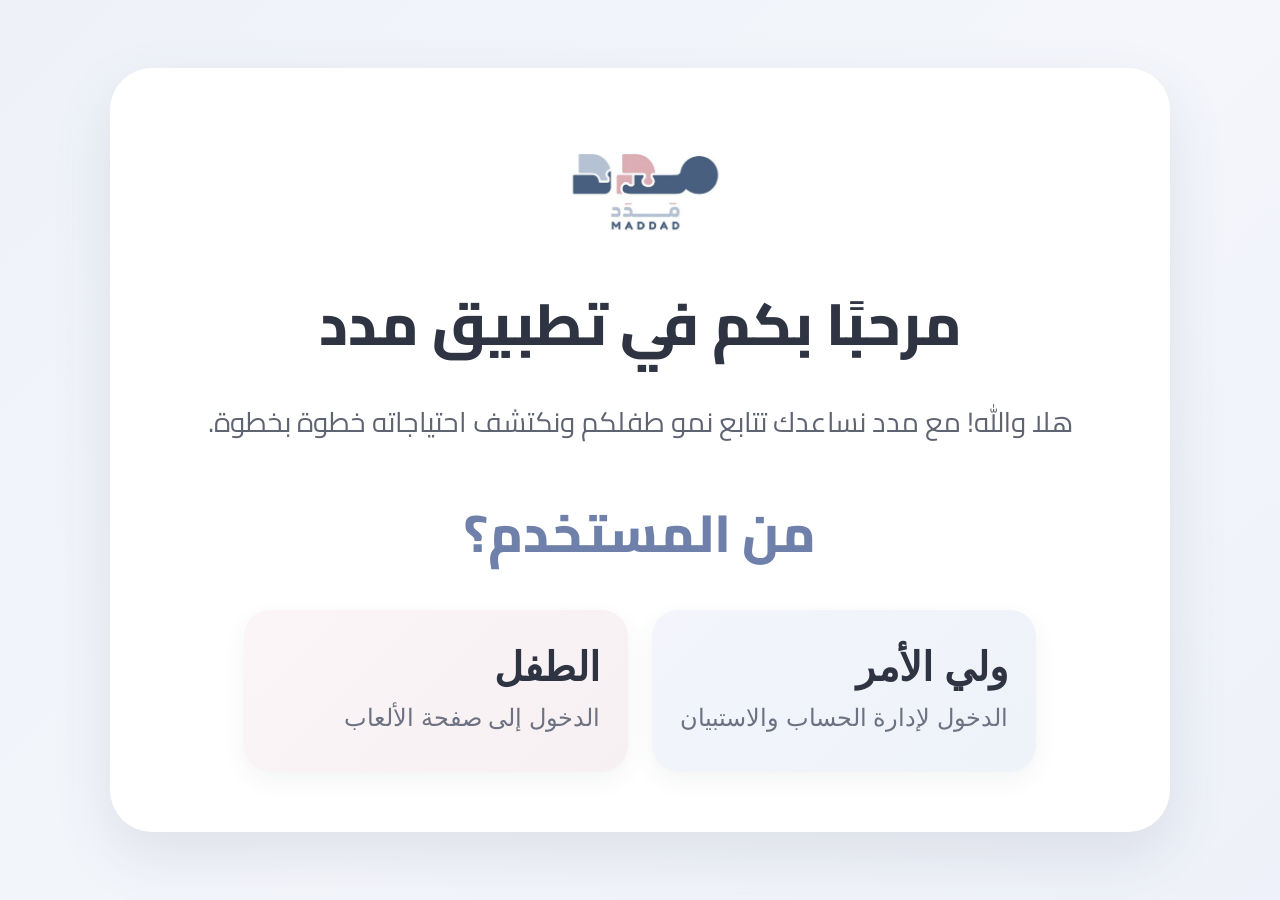
<file: index.html>
<!DOCTYPE html>
<html lang="ar" dir="rtl">
<head>
  <meta charset="UTF-8" />
  <meta name="viewport" content="width=device-width, initial-scale=1.0" />
  <title>مدد | MADDAD</title>
  <link rel="stylesheet" href="style.css" />
</head>
<body class="landing-body">

  <div class="landing-page">
    <div class="landing-card">
      <div class="landing-logo-wrap">
        <img src="logo.png" class="landing-logo" alt="شعار مدد" />
      </div>

      <h1 class="landing-title">مرحبًا بكم في تطبيق مدد</h1>
      <p class="landing-text">
        هلا والله! مع مدد نساعدك تتابع نمو طفلكم ونكتشف احتياجاته خطوة بخطوة.
      </p>

      <h2 class="landing-subtitle">من المستخدم؟</h2>

      <div class="landing-roles">
        <button class="landing-role-btn parent-btn" onclick="goParent()">
          <div class="landing-role-content">
            <h3>ولي الأمر</h3>
            <p>الدخول لإدارة الحساب والاستبيان</p>
          </div>
        </button>

        <button class="landing-role-btn child-btn" onclick="goChild()">
          <div class="landing-role-content">
            <h3>الطفل</h3>
            <p>الدخول إلى صفحة الألعاب</p>
          </div>
        </button>
      </div>
    </div>
  </div>

  <script src="script.js"></script>
</body>
</html>
</file>
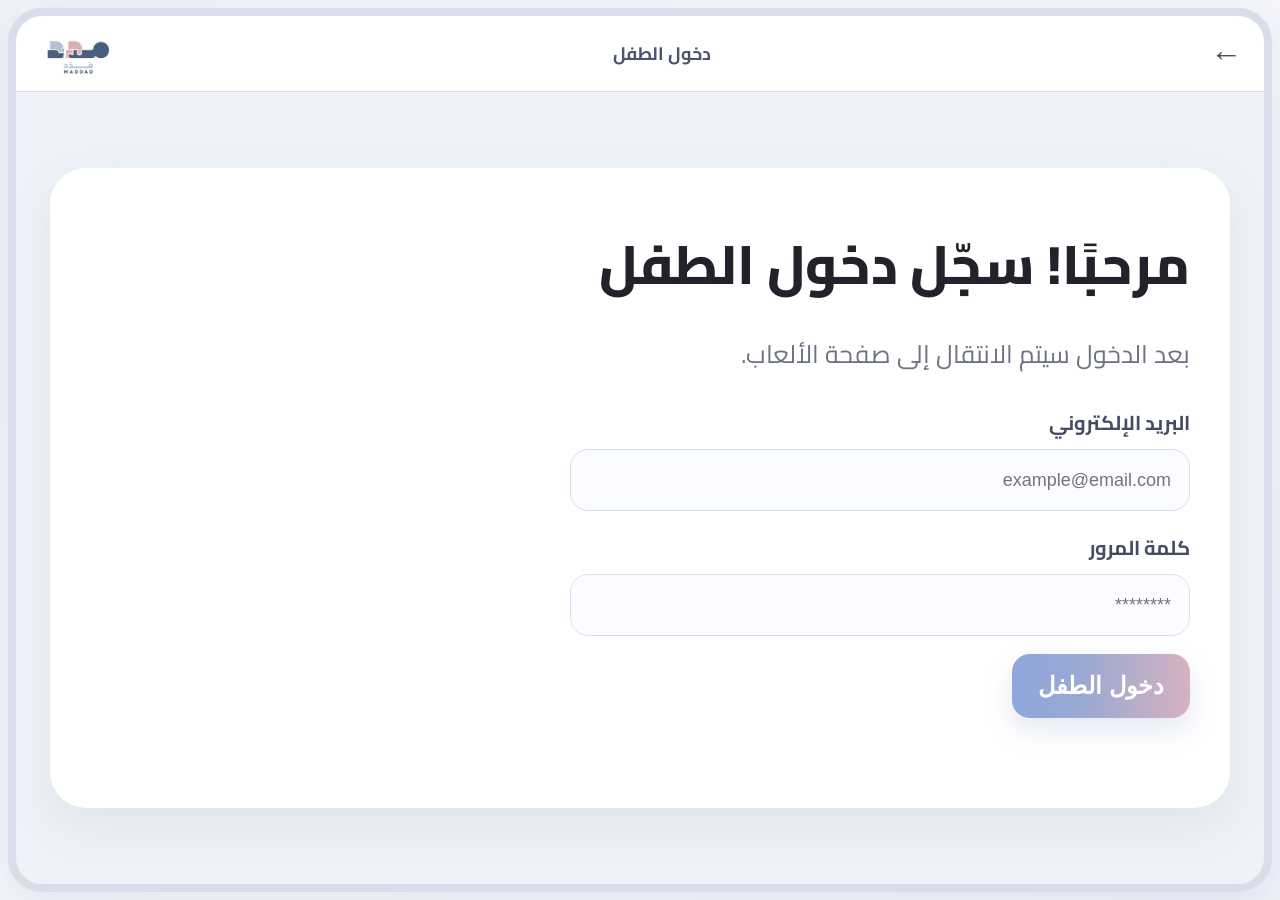
<file: child.html>
<!DOCTYPE html>
<html lang="ar" dir="rtl">
<head>
  <meta charset="UTF-8" />
  <meta name="viewport" content="width=device-width, initial-scale=1.0" />
  <title>مدد | دخول الطفل</title>
  <link rel="stylesheet" href="style.css" />
</head>
<body class="app-body">

  <div class="app-frame auth-frame">
    <header class="app-topbar">
      <div class="topbar-left">
        <button class="icon-btn" onclick="window.location.href='index.html'">←</button>
      </div>

      <div class="topbar-center">
        <span class="topbar-title">دخول الطفل</span>
      </div>

      <div class="topbar-right">
        <img src="logo.png" class="topbar-logo" alt="شعار مدد" />
      </div>
    </header>

    <main class="auth-main">
      <section class="auth-panel">
        <h1 class="panel-title">مرحبًا! سجّل دخول الطفل</h1>
        <p class="panel-text">
          بعد الدخول سيتم الانتقال إلى صفحة الألعاب.
        </p>

        <div class="field-group">
          <label>البريد الإلكتروني</label>
          <input type="email" id="childLoginEmail" placeholder="example@email.com" />
        </div>

        <div class="field-group">
          <label>كلمة المرور</label>
          <input type="password" id="childLoginPassword" placeholder="********" />
        </div>

        <button class="primary-btn" onclick="childLogin()">دخول الطفل</button>
      </section>
    </main>
  </div>

  <script src="script.js"></script>
</body>
</html>
</file>
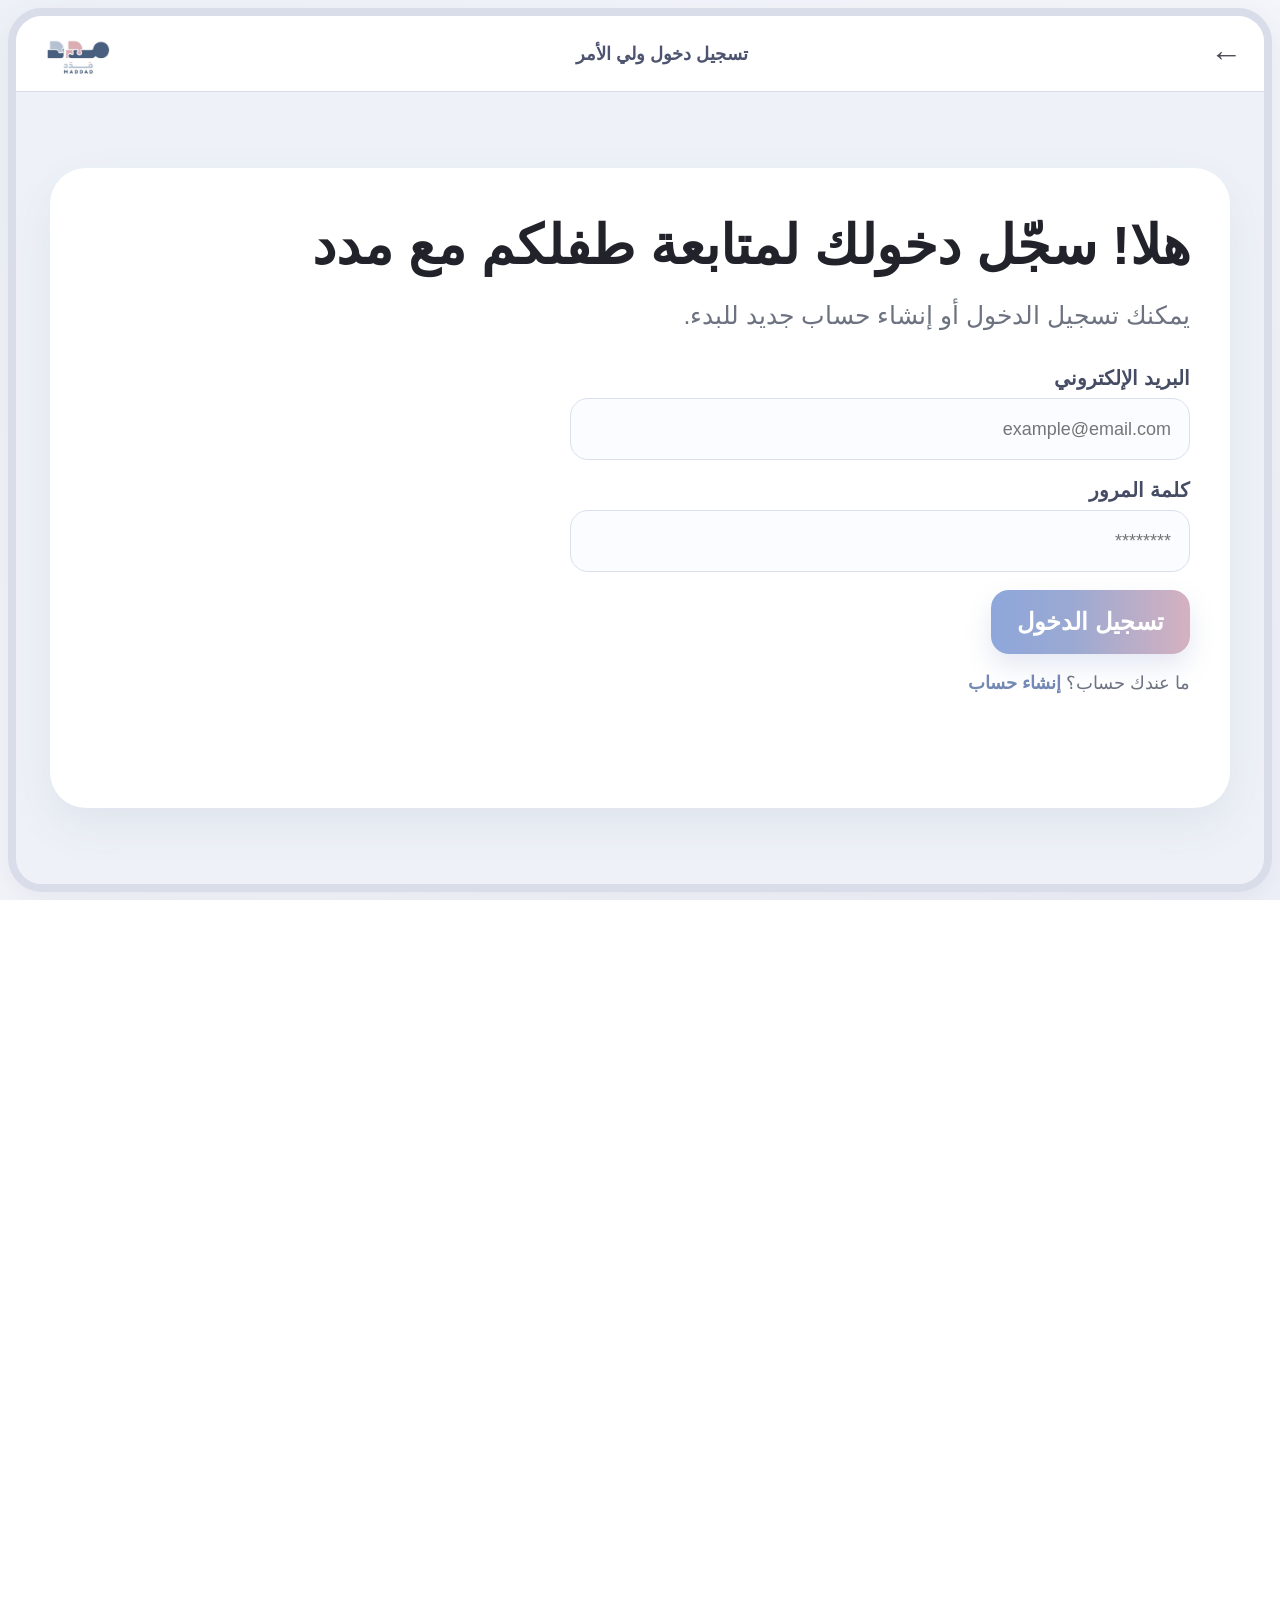
<file: followup.html>
<!DOCTYPE html>
<html lang="ar" dir="rtl">
<head>
  <meta charset="UTF-8" />
  <meta name="viewport" content="width=device-width, initial-scale=1.0" />
  <title>مدد | أسئلة المتابعة</title>
  <link rel="stylesheet" href="style.css" />
</head>
<body class="app-body" onload="loadFollowupPage()">

  <div class="app-frame">
    <header class="app-topbar">
      <div class="topbar-left">
        <button class="icon-btn" onclick="window.location.href='result.html'">←</button>
      </div>

      <div class="topbar-center">
        <span class="topbar-title">أسئلة المتابعة</span>
      </div>

      <div class="topbar-right">
        <img src="logo.png" class="topbar-logo" alt="شعار مدد" />
      </div>
    </header>

    <div class="dashboard-layout">
      <aside class="dashboard-sidebar">
        <button class="sidebar-menu-btn">☰</button>

        <div class="sidebar-nav">
          <button class="sidebar-item active">أسئلة المتابعة</button>
          <button class="sidebar-item" onclick="goBackHome()">مساحة نمو</button>
          <button class="sidebar-item">لوحة التقدم</button>
          <button class="sidebar-item">الألعاب</button>
        </div>
      </aside>

      <main class="dashboard-main">
        <section class="dashboard-card form-card">
          <div class="dashboard-header-row">
            <button class="icon-btn small-dots">⋮</button>
            <div>
              <h1 class="dashboard-title">أسئلة المتابعة</h1>
              <p class="dashboard-subtitle">
                نحتاج بعض التفاصيل الإضافية لتحسين دقة النتيجة.
              </p>
            </div>
          </div>

          <form id="followupForm" onsubmit="submitFollowup(event)">
            <div id="followupContainer"></div>
            <p id="followupError" class="form-error"></p>
            <button type="submit" class="primary-btn large-action full-width-btn">إعادة التقييم</button>
          </form>
        </section>
      </main>
    </div>
  </div>

  <script src="script.js"></script>
</body>
</html>
</file>
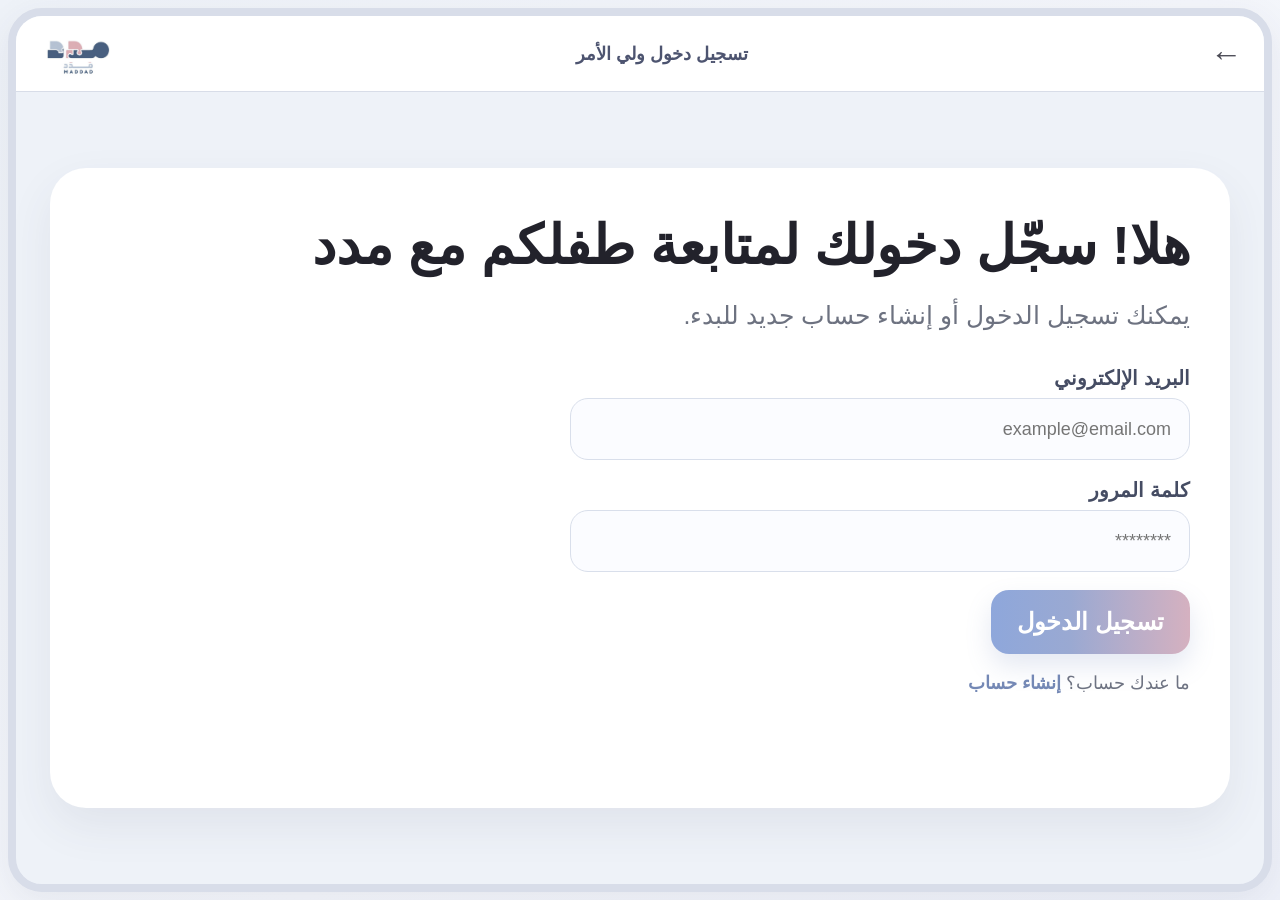
<file: home.html>
<!DOCTYPE html>
<html lang="ar" dir="rtl">
<head>
  <meta charset="UTF-8" />
  <meta name="viewport" content="width=device-width, initial-scale=1.0" />
  <title>مدد | الصفحة الرئيسية</title>
  <link rel="stylesheet" href="style.css" />
</head>
<body class="app-body" onload="loadHomePage()">

  <div class="app-frame">
    <header class="app-topbar">
      <div class="topbar-left">
        <button class="icon-btn" onclick="logout()">⎋</button>
      </div>

      <div class="topbar-center">
        <span class="topbar-title">مساحة نمو</span>
      </div>

      <div class="topbar-right">
        <img src="logo.png" class="topbar-logo" alt="شعار مدد" />
      </div>
    </header>

    <div class="dashboard-layout">
      <aside class="dashboard-sidebar">
        <button class="sidebar-menu-btn">☰</button>

        <div class="sidebar-nav">
          <button class="sidebar-item active">مساحة نمو</button>
          <button class="sidebar-item">لوحة التقدم</button>
          <button class="sidebar-item">الألعاب</button>
          <button class="sidebar-item">الإعدادات</button>
        </div>
      </aside>

      <main class="dashboard-main">
        <section class="dashboard-card">
          <div class="dashboard-header-row">
            <button class="icon-btn small-dots">⋮</button>
            <div>
              <h1 class="dashboard-title" id="welcomeMessage">أهلًا ولي أمر الطفل</h1>
              <p class="dashboard-subtitle">
                هنا يمكنك متابعة حالة طفلك والبدء في الاستبيان.
              </p>
            </div>
          </div>

          <div class="info-card">
  <h3>بيانات الطفل</h3>
  <p><strong>اسم الطفل:</strong> <span id="childNameText">---</span></p>
  <p><strong>الحساب:</strong> <span id="emailText">---</span></p>
  <p><strong>آخر مرة أُدي الاختبار:</strong> <span id="lastTestDateText">لم يتم بعد</span></p>
  <p><strong>آخر مستوى:</strong> <span id="lastLevelText">لا يوجد</span></p>
</div>

          <div class="dashboard-actions">
            <button class="primary-btn large-action" onclick="startQuestionnaire()">
              ابدأ الاستبيان الآن
            </button>
          </div>
        </section>
      </main>
    </div>
  </div>

  <script src="script.js"></script>
</body>
</html>
</file>
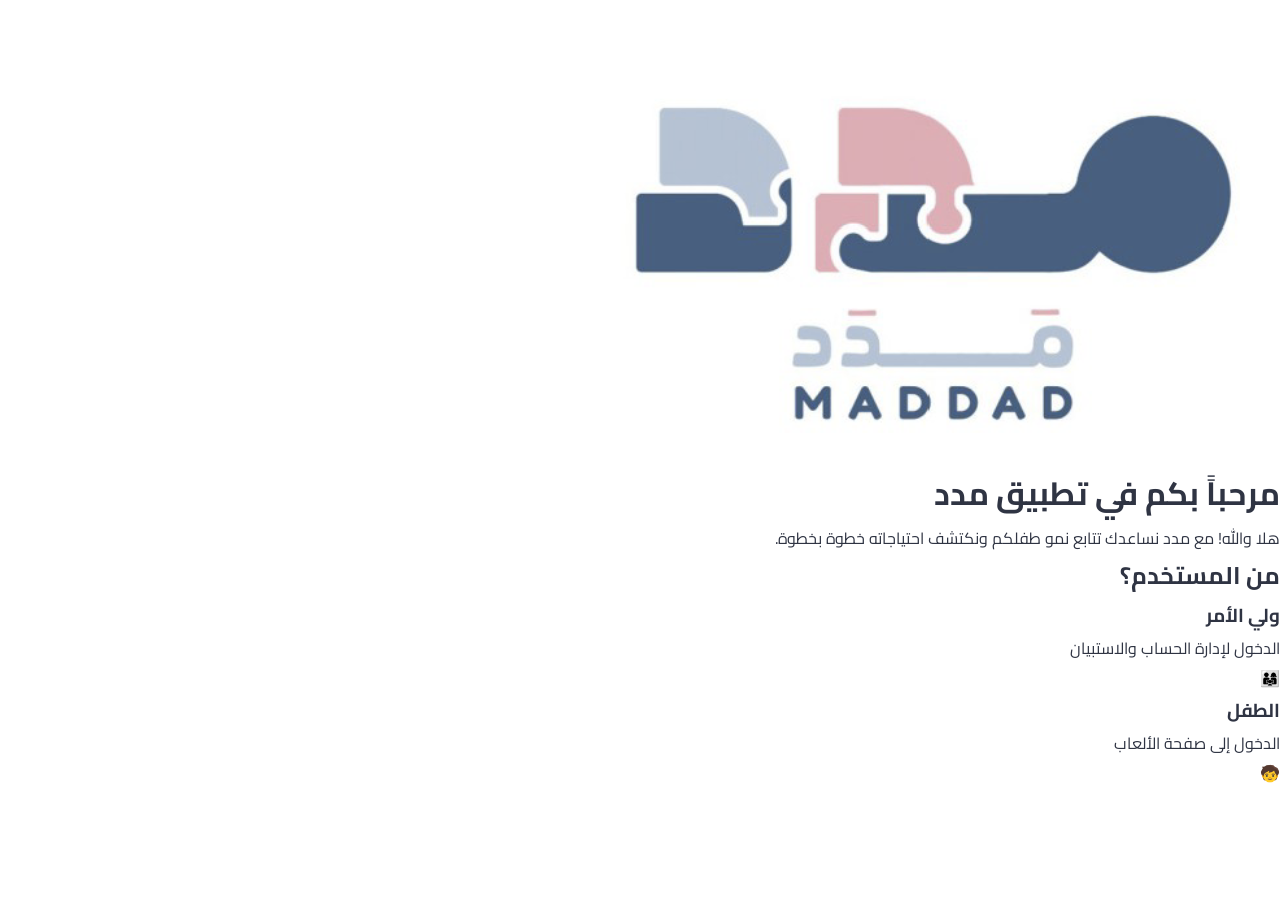
<file: index (1).html>
<!DOCTYPE html>
<html lang="ar" dir="rtl">
<head>
  <meta charset="UTF-8" />
  <meta name="viewport" content="width=device-width, initial-scale=1.0" />
  <title>مدد | MADDAD</title>
  <link rel="stylesheet" href="style.css" />
</head>
<body class="bg-main">
  <div class="bg-blur bg-blur-top"></div>
  <div class="bg-blur bg-blur-bottom"></div>

  <div class="container">
    <div class="welcome-section">
      <img src="logo.png" class="logo" alt="شعار مدد" />

      <h1 class="welcome-title">مرحباً بكم في تطبيق مدد</h1>

      <p class="welcome-text">
        هلا والله! مع مدد نساعدك تتابع نمو طفلكم
        ونكتشف احتياجاته خطوة بخطوة.
      </p>
    </div>

    <div class="user-section">
      <h2 class="user-heading">من المستخدم؟</h2>

      <div class="role-grid">
        <div class="role-card parent" onclick="goParent()">
          <div class="role-text">
            <h3>ولي الأمر</h3>
            <p>الدخول لإدارة الحساب والاستبيان</p>
          </div>
          <div class="icon">👨‍👩‍👧</div>
        </div>

        <div class="role-card child" onclick="goChild()">
          <div class="role-text">
            <h3>الطفل</h3>
            <p>الدخول إلى صفحة الألعاب</p>
          </div>
          <div class="icon">🧒</div>
        </div>
      </div>
    </div>
  </div>

  <script src="script.js"></script>
</body>
</html>
</file>
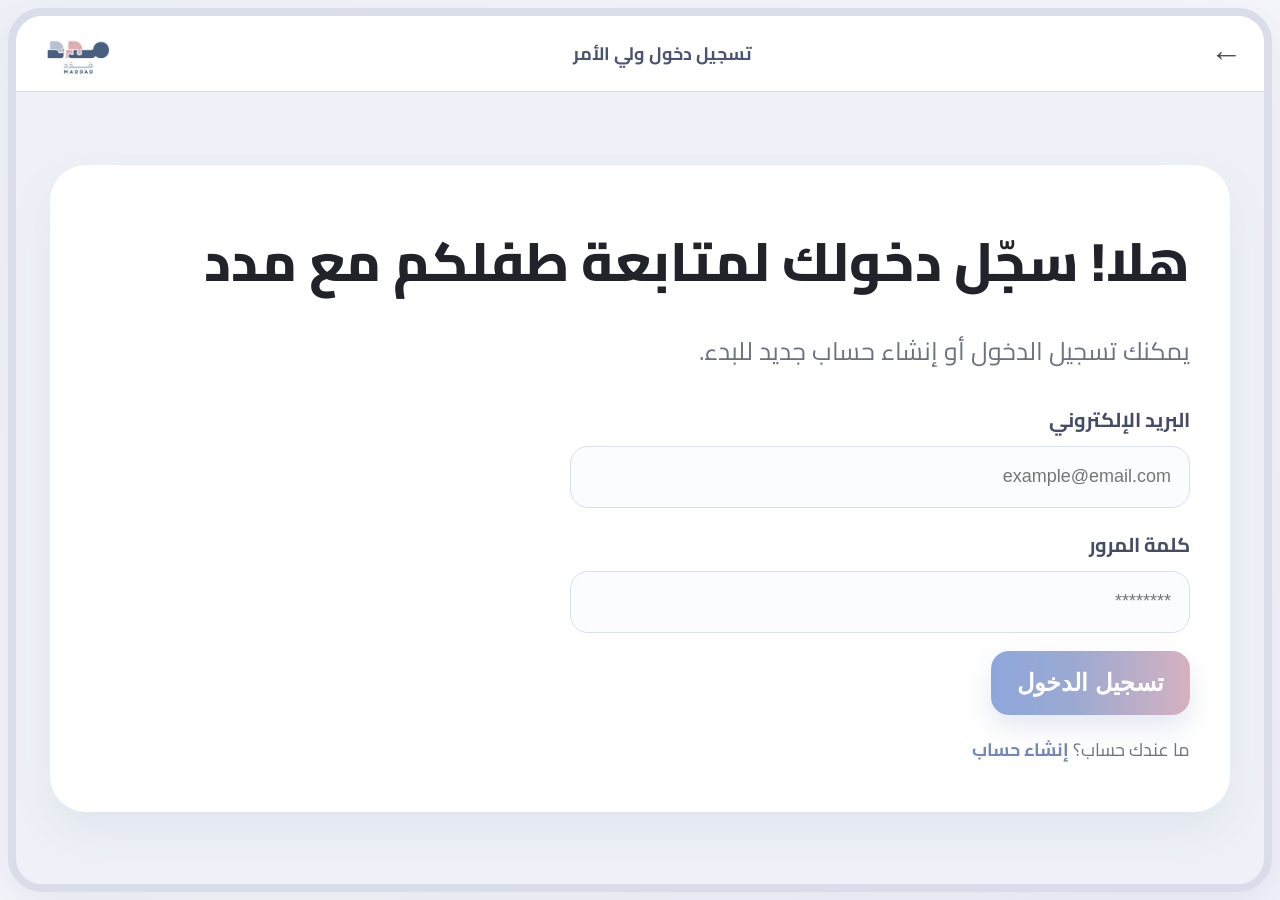
<file: parent.html>
<!DOCTYPE html>
<html lang="ar" dir="rtl">
<head>
  <meta charset="UTF-8" />
  <meta name="viewport" content="width=device-width, initial-scale=1.0" />
  <title>مدد | ولي الأمر</title>
  <link rel="stylesheet" href="style.css" />
</head>
<body class="app-body">

  <div class="app-frame auth-frame">
    <header class="app-topbar">
      <div class="topbar-left">
        <button class="icon-btn" onclick="window.location.href='index.html'">←</button>
      </div>

      <div class="topbar-center">
        <span class="topbar-title">تسجيل دخول ولي الأمر</span>
      </div>

      <div class="topbar-right">
        <img src="logo.png" class="topbar-logo" alt="شعار مدد" />
      </div>
    </header>

    <main class="auth-main">
      <section class="auth-panel">
        <h1 class="panel-title">هلا! سجّل دخولك لمتابعة طفلكم مع مدد</h1>
        <p class="panel-text">
          يمكنك تسجيل الدخول أو إنشاء حساب جديد للبدء.
        </p>

        <!-- Login -->
        <div id="loginBox">
          <div class="field-group">
            <label>البريد الإلكتروني</label>
            <input type="email" id="parentLoginEmail" placeholder="example@email.com" />
          </div>

          <div class="field-group">
            <label>كلمة المرور</label>
            <input type="password" id="parentLoginPassword" placeholder="********" />
          </div>

          <button class="primary-btn" onclick="parentLogin()">تسجيل الدخول</button>

          <p class="switch-line">
            ما عندك حساب؟
            <span class="switch-link" onclick="showSignup()">إنشاء حساب</span>
          </p>
        </div>

        <!-- Signup -->
        <div id="signupBox" style="display:none;">
          <div class="field-group">
            <label>اسم الطفل</label>
            <input type="text" id="signupChildName" placeholder="مثال: لمى" />
          </div>

          <div class="field-group">
            <label>البريد الإلكتروني</label>
            <input type="email" id="signupEmail" placeholder="example@email.com" />
          </div>

          <div class="field-group">
            <label>كلمة المرور</label>
            <input type="password" id="signupPassword" placeholder="********" />
          </div>

          <button class="primary-btn" onclick="parentSignup()">إنشاء الحساب</button>

          <p class="switch-line">
            عندك حساب؟
            <span class="switch-link" onclick="showLogin()">تسجيل الدخول</span>
          </p>
        </div>
      </section>
    </main>
  </div>

  <script src="script.js"></script>
</body>
</html>
</file>
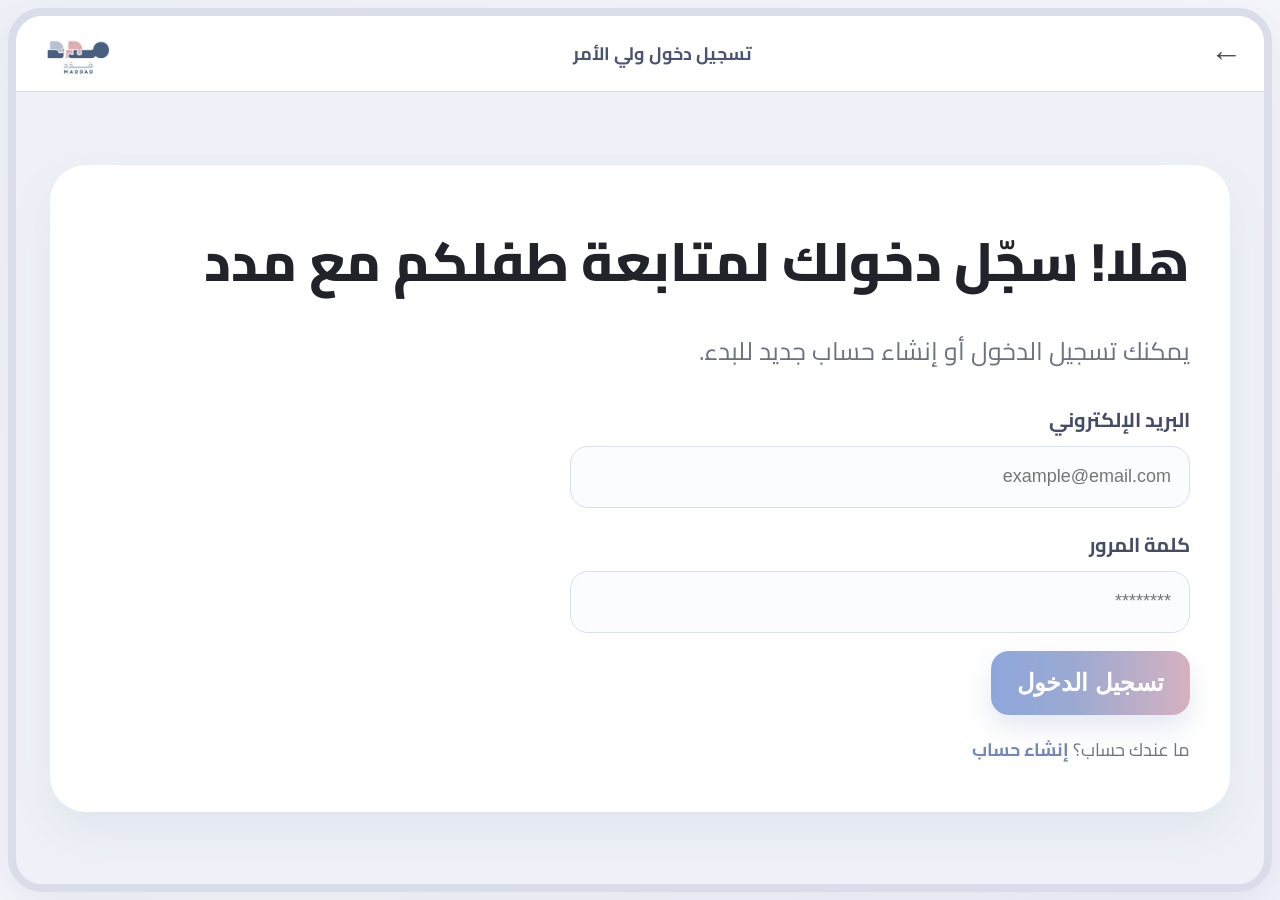
<file: questionnaire.html>
<!DOCTYPE html>
<html lang="ar" dir="rtl">
<head>
  <meta charset="UTF-8" />
  <meta name="viewport" content="width=device-width, initial-scale=1.0" />
  <title>مدد | الاستبيان</title>
  <link rel="stylesheet" href="style.css" />
</head>
<body class="app-body" onload="loadQuestionnairePage()">

  <div class="app-frame">
    <header class="app-topbar">
      <div class="topbar-left">
        <button class="icon-btn" onclick="goBackHome()">←</button>
      </div>

      <div class="topbar-center">
        <span class="topbar-title">الاستبيان</span>
      </div>

      <div class="topbar-right">
        <img src="logo.png" class="topbar-logo" alt="شعار مدد" />
      </div>
    </header>

    <div class="dashboard-layout">
      <aside class="dashboard-sidebar">
        <button class="sidebar-menu-btn">☰</button>

        <div class="sidebar-nav">
          <button class="sidebar-item active">الاستبيان</button>
          <button class="sidebar-item" onclick="goBackHome()">مساحة نمو</button>
          <button class="sidebar-item">لوحة التقدم</button>
          <button class="sidebar-item">الألعاب</button>
        </div>
      </aside>

      <main class="dashboard-main">
        <section class="dashboard-card form-card">
          <div class="dashboard-header-row">
            <button class="icon-btn small-dots">⋮</button>
            <div>
              <h1 class="dashboard-title">استبيان الكشف المبدئي</h1>
              <p class="dashboard-subtitle">
                أجيبي عن الأسئلة التالية بدقة لمساعدتنا في إعطاء تقييم أولي.
              </p>
            </div>
          </div>

          <form id="questionnaireForm" onsubmit="submitQuestionnaire(event)">
            <div class="question-box">
              <label class="question-label">كم عمر طفلك؟</label>
              <div class="chip-grid">
                <label class="chip-option">
                  <input type="radio" name="ageGroup" value="12-18">
                  <span>12 - 18 شهر</span>
                </label>
                <label class="chip-option">
                  <input type="radio" name="ageGroup" value="19-24">
                  <span>19 - 24 شهر</span>
                </label>
                <label class="chip-option">
                  <input type="radio" name="ageGroup" value="25-30">
                  <span>25 - 30 شهر</span>
                </label>
                <label class="chip-option">
                  <input type="radio" name="ageGroup" value="31-36">
                  <span>31 - 36 شهر</span>
                </label>
              </div>
            </div>

            <div class="question-box">
              <label class="question-label">ما جنس الطفل؟</label>
              <div class="chip-grid small-grid">
                <label class="chip-option">
                  <input type="radio" name="gender" value="ذكر">
                  <span>ذكر</span>
                </label>
                <label class="chip-option">
                  <input type="radio" name="gender" value="أنثى">
                  <span>أنثى</span>
                </label>
              </div>
            </div>

            <div class="question-box">
              <h3>1- الاستجابة للاسم</h3>
              <p>يستجيب طفلك عند مناداته باسمه، يلتفت أو ينظر إليك.</p>
              <div class="answer-row">
                <label><input type="radio" name="response_to_name" value="0"> نعم</label>
                <label><input type="radio" name="response_to_name" value="1"> لا</label>
              </div>
            </div>

            <div class="question-box">
              <h3>2- التواصل البصري</h3>
              <p>يتواصل طفلك معك بصريًا / ينظر إليك لمدة 3 - 5 ثوانٍ أثناء لعبك، غنائك، أو تحدثك معه.</p>
              <div class="answer-row">
                <label><input type="radio" name="eye_contact" value="0"> نعم</label>
                <label><input type="radio" name="eye_contact" value="1"> لا</label>
              </div>
            </div>

            <div class="question-box">
              <h3>3- الابتسامة الاجتماعية</h3>
              <p>عندما يستيقظ طفلك صباحًا، أو عند مقابلة أحد الوالدين أو الأشخاص المألوفين؛ فإنه يبتسم لك / لهم.</p>
              <div class="answer-row">
                <label><input type="radio" name="social_smile" value="0"> نعم</label>
                <label><input type="radio" name="social_smile" value="1"> لا</label>
              </div>
            </div>

            <div class="question-box">
              <h3>4- التقليد</h3>
              <p>يحاول طفلك تقليد أفعالك أو أفعال الأشخاص من حوله.</p>
              <div class="answer-row">
                <label><input type="radio" name="imitation" value="0"> نعم</label>
                <label><input type="radio" name="imitation" value="1"> لا</label>
              </div>
            </div>

            <div class="question-box">
              <h3>5- التمييز</h3>
              <p>يشير طفلك إلى أعضاء جسمه عند سؤاله، ويميز أفراد الأسرة والأدوات اليومية.</p>
              <div class="answer-row">
                <label><input type="radio" name="discrimination" value="0"> نعم</label>
                <label><input type="radio" name="discrimination" value="1"> لا</label>
              </div>
            </div>

            <div class="question-box">
              <h3>6- الإشارة بالإصبع</h3>
              <p>عند رغبة طفلك بالحصول على شيء أمامه، أو عندما يريد لفت الانتباه إلى شيء معين؛ فإنه يشير إليه بإصبعه.</p>
              <div class="answer-row">
                <label><input type="radio" name="pointing_with_finger" value="0"> نعم</label>
                <label><input type="radio" name="pointing_with_finger" value="1"> لا</label>
              </div>
            </div>

            <div class="question-box">
              <h3>7- تعابير الوجه</h3>
              <p>يميز طفلك مشاعر الآخرين ويعطي ردة فعل مناسبة لهذه المشاعر.</p>
              <div class="answer-row">
                <label><input type="radio" name="facial_expressions" value="0"> نعم</label>
                <label><input type="radio" name="facial_expressions" value="1"> لا</label>
              </div>
            </div>

            <div class="question-box">
              <h3>8- الانتباه المشترك</h3>
              <p>يحضر طفلك لعبة مهتمًا بها ويُريها للوالدين أو يطلب المشاركة في اللعب.</p>
              <div class="answer-row">
                <label><input type="radio" name="joint_attention" value="0"> نعم</label>
                <label><input type="radio" name="joint_attention" value="1"> لا</label>
              </div>
            </div>

            <div class="question-box">
              <h3>9- مهارات اللعب</h3>
              <p>يندمج طفلك في أنواع مختلفة من اللعب: الوظيفي والتخيلي.</p>
              <div class="answer-row">
                <label><input type="radio" name="play_skills" value="0"> نعم</label>
                <label><input type="radio" name="play_skills" value="1"> لا</label>
              </div>
            </div>

            <div class="question-box">
              <h3>10- تنفيذ الأوامر</h3>
              <p>يتبع طفلك الأوامر اليومية البسيطة.</p>
              <div class="answer-row">
                <label><input type="radio" name="response_to_commands" value="0"> نعم</label>
                <label><input type="radio" name="response_to_commands" value="1"> لا</label>
              </div>
            </div>

            <p id="questionnaireError" class="form-error"></p>

            <button type="submit" class="primary-btn large-action full-width-btn">عرض النتيجة</button>
          </form>
        </section>
      </main>
    </div>
  </div>

  <script src="script.js"></script>
</body>
</html>
</file>
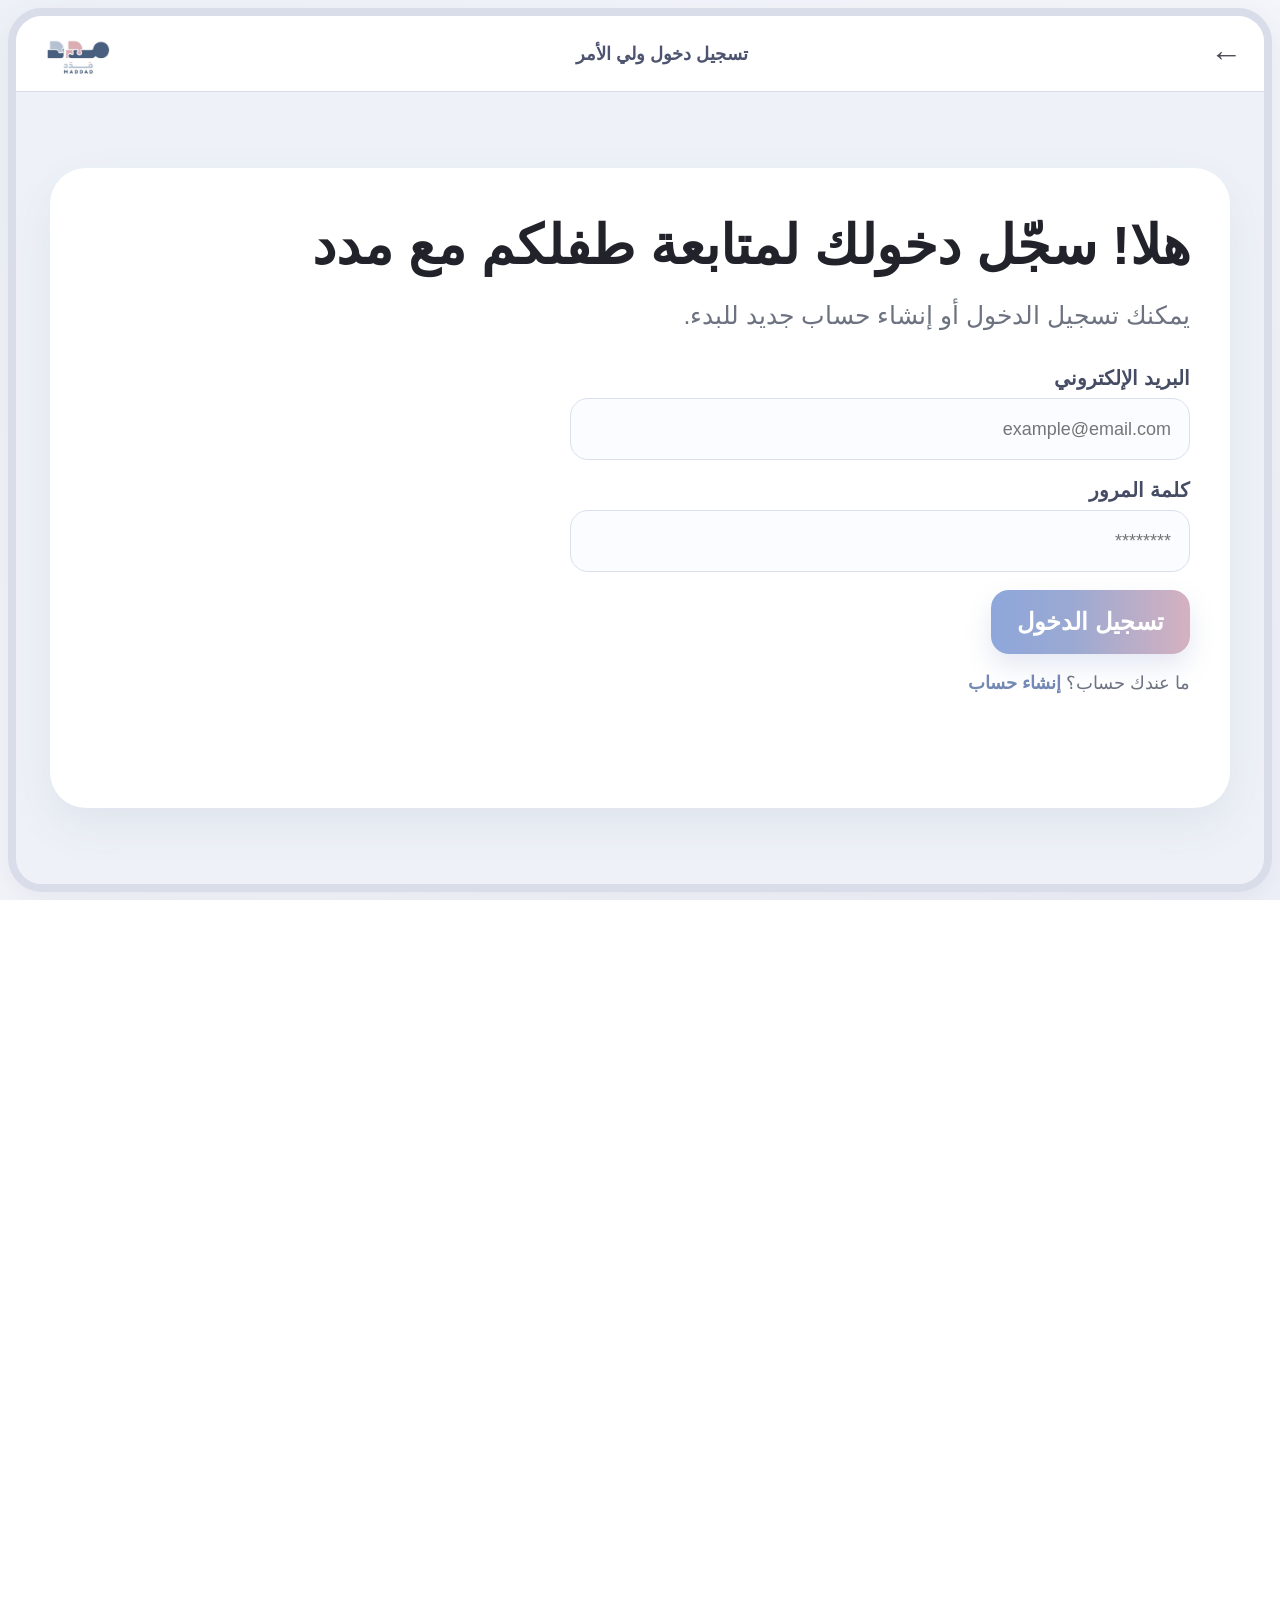
<file: result.html>
<!DOCTYPE html>
<html lang="ar" dir="rtl">
<head>
  <meta charset="UTF-8" />
  <meta name="viewport" content="width=device-width, initial-scale=1.0" />
  <title>مدد | النتيجة</title>
  <link rel="stylesheet" href="style.css" />
</head>
<body class="app-body" onload="loadResultPage()">

  <div class="app-frame">
    <header class="app-topbar">
      <div class="topbar-left">
        <button class="icon-btn" onclick="goBackHome()">←</button>
      </div>

      <div class="topbar-center">
        <span class="topbar-title">نتيجة التقييم</span>
      </div>

      <div class="topbar-right">
        <img src="logo.png" class="topbar-logo" alt="شعار مدد" />
      </div>
    </header>

    <div class="dashboard-layout">
      <aside class="dashboard-sidebar">
        <button class="sidebar-menu-btn">☰</button>

        <div class="sidebar-nav">
          <button class="sidebar-item active">النتيجة</button>
          <button class="sidebar-item" onclick="goBackHome()">مساحة نمو</button>
          <button class="sidebar-item">لوحة التقدم</button>
          <button class="sidebar-item">الألعاب</button>
        </div>
      </aside>

      <main class="dashboard-main">
        <section class="dashboard-card result-panel">
          <div id="resultBadge" class="result-pill">نتيجة التقييم</div>
          <h1 id="resultTitle" class="result-big-title">---</h1>
          <p id="resultText" class="result-paragraph">---</p>
          <div id="resultSummary" class="result-summary-box"></div>

          <button id="resultMainBtn" class="primary-btn large-action" onclick="handleResultMainAction()">
            متابعة
          </button>
        </section>
      </main>
    </div>
  </div>

  <script src="script.js"></script>
</body>
</html>
</file>
<file: style.css>
@import url('https://fonts.googleapis.com/css2?family=Cairo:wght@400;500;700;800&display=swap');

*{
  margin:0;
  padding:0;
  box-sizing:border-box;
}

body{
  font-family:'Cairo', sans-serif;
  color:#2f3443;
}

/* =========================
   GENERAL BACKGROUND
========================= */

.landing-body,
.app-body{
  min-height:100vh;
  background:linear-gradient(135deg,#eef2f8 0%, #f4f6fb 55%, #eef1f9 100%);
  padding:8px;
}

.app-frame{
  min-height:calc(100vh - 16px);
  border:8px solid #d8dde9;
  border-radius:34px;
  background:#eef2f8;
  overflow:hidden;
  box-shadow:0 10px 35px rgba(60,70,95,0.08);
}

/* =========================
   TOPBAR
========================= */

.app-topbar{
  height:76px;
  background:#ffffff;
  border-bottom:1px solid #d8dde8;
  display:flex;
  align-items:center;
  justify-content:space-between;
  padding:0 22px;
}

.topbar-left,
.topbar-center,
.topbar-right{
  display:flex;
  align-items:center;
}

.topbar-center{
  flex:1;
  justify-content:center;
}

.topbar-title{
  font-size:18px;
  font-weight:700;
  color:#4d5470;
}

.topbar-logo{
  width:76px;
  height:auto;
  object-fit:contain;
}

.icon-btn{
  border:none;
  background:transparent;
  font-size:32px;
  color:#4a4a54;
  cursor:pointer;
  line-height:1;
}

.small-dots{
  font-size:28px;
}

/* =========================
   LANDING PAGE
========================= */

.landing-page{
  min-height:calc(100vh - 16px);
  display:flex;
  align-items:center;
  justify-content:center;
  padding:30px;
}

.landing-card{
  width:100%;
  max-width:1060px;
  min-height:720px;
  background:#ffffff;
  border-radius:42px;
  box-shadow:0 24px 60px rgba(70,80,110,0.12);
  padding:60px 50px;
  text-align:center;
  display:flex;
  flex-direction:column;
  justify-content:center;
}

.landing-logo-wrap{
  margin-bottom:22px;
}

.landing-logo{
  width:180px;
  max-width:100%;
  height:auto;
  object-fit:contain;
}

.landing-title{
  font-size:58px;
  font-weight:800;
  color:#2f3443;
  margin-bottom:18px;
}

.landing-text{
  font-size:28px;
  color:#5f6472;
  line-height:1.9;
  max-width:900px;
  margin:0 auto 34px;
}

.landing-subtitle{
  font-size:52px;
  color:#6f80aa;
  margin-bottom:28px;
  font-weight:800;
}

.landing-roles{
  display:grid;
  grid-template-columns:1fr 1fr;
  gap:24px;
  max-width:820px;
  margin:0 auto;
}

.landing-role-btn{
  border:none;
  border-radius:26px;
  padding:34px 28px;
  cursor:pointer;
  text-align:right;
  background:#f8f9fc;
  box-shadow:0 8px 24px rgba(50,60,90,0.06);
  transition:0.25s ease;
}

.landing-role-btn:hover{
  transform:translateY(-4px);
}

.parent-btn{
  background:linear-gradient(135deg,#f3f5fb 0%, #eef2f9 100%);
}

.child-btn{
  background:linear-gradient(135deg,#fbf5f7 0%, #f7f0f3 100%);
}

.landing-role-content h3{
  font-size:40px;
  font-weight:800;
  color:#2f3443;
  margin-bottom:8px;
}

.landing-role-content p{
  font-size:24px;
  color:#6c7282;
  line-height:1.7;
}

/* =========================
   AUTH PAGES
========================= */

.auth-frame .auth-main{
  min-height:calc(100vh - 76px - 32px);
  display:flex;
  align-items:center;
  justify-content:center;
  padding:32px;
}

.auth-panel{
  width:100%;
  max-width:1180px;
  min-height:640px;
  background:#ffffff;
  border-radius:36px;
  padding:46px 40px;
  box-shadow:0 18px 45px rgba(60,70,95,0.08);
}

.panel-title{
  font-size:54px;
  font-weight:800;
  color:#22222b;
  margin-bottom:16px;
}

.panel-text{
  font-size:25px;
  line-height:1.8;
  color:#6d7280;
  margin-bottom:28px;
}

.field-group{
  max-width:620px;
  margin-bottom:18px;
}

.field-group label{
  display:block;
  font-size:20px;
  color:#454c63;
  font-weight:700;
  margin-bottom:8px;
}

.field-group input{
  width:100%;
  height:62px;
  border:1.5px solid #d9dfeb;
  border-radius:18px;
  background:#fbfcff;
  padding:0 18px;
  font-size:18px;
  outline:none;
}

.field-group input:focus{
  border-color:#98a8cc;
  box-shadow:0 0 0 4px rgba(152,168,204,0.12);
}

.switch-line{
  margin-top:18px;
  font-size:18px;
  color:#6e7382;
}

.switch-link{
  color:#7488b5;
  font-weight:700;
  cursor:pointer;
}

.primary-btn{
  border:none;
  border-radius:18px;
  background:linear-gradient(90deg,#8ea7db 0%, #9aa9d2 40%, #d5b1c0 100%);
  color:#ffffff;
  font-size:24px;
  font-weight:800;
  min-height:64px;
  padding:0 26px;
  cursor:pointer;
  box-shadow:0 12px 26px rgba(108,130,183,0.18);
}

.primary-btn:hover{
  opacity:0.96;
}

/* =========================
   DASHBOARD LAYOUT
========================= */

.dashboard-layout{
  display:flex;
  gap:18px;
  padding:16px;
  min-height:calc(100vh - 76px - 16px);
}

.dashboard-sidebar{
  width:112px;
  background:#ffffff;
  border-radius:36px;
  padding:22px 14px;
  display:flex;
  flex-direction:column;
  align-items:center;
  justify-content:flex-start;
  gap:26px;
  box-shadow:0 8px 24px rgba(56,66,92,0.05);
}

.sidebar-menu-btn{
  border:none;
  background:transparent;
  font-size:40px;
  color:#5a6076;
  cursor:pointer;
}

.sidebar-nav{
  width:100%;
  display:flex;
  flex-direction:column;
  gap:14px;
}

.sidebar-item{
  width:100%;
  border:none;
  background:transparent;
  border-radius:18px;
  padding:14px 8px;
  font-size:18px;
  font-weight:700;
  color:#444b61;
  cursor:pointer;
  line-height:1.5;
}

.sidebar-item.active{
  background:#e9e2f6;
  color:#5a5370;
}

.dashboard-main{
  flex:1;
}

.dashboard-card{
  width:100%;
  min-height:100%;
  background:#ffffff;
  border-radius:36px;
  padding:34px 34px 40px;
  box-shadow:0 8px 24px rgba(56,66,92,0.05);
  text-align:right;
}

.dashboard-header-row{
  display:flex;
  align-items:flex-start;
  justify-content:space-between;
  gap:20px;
  margin-bottom:26px;
}

.dashboard-title{
  font-size:40px;
  font-weight:800;
  color:#22222b;
  margin-bottom:10px;
  text-align:right;
}

.dashboard-subtitle{
  font-size:20px;
  color:#6a7182;
  line-height:1.9;
  text-align:right;
}
.info-card{
  background:#f7f8fc;
  border-radius:28px;
  padding:26px 28px;
  margin-top:24px;
  margin-bottom:34px;
  min-height:210px;
  text-align:right;
}

.info-card h3{
  font-size:30px;
  margin-bottom:18px;
  color:#2f3443;
}

.info-card p{
  font-size:20px;
  color:#5c6477;
  margin-bottom:12px;
  line-height:1.8;
}

.dashboard-actions{
  display:flex;
  justify-content:flex-start;
}

.large-action{
  min-width:420px;
  height:74px;
  font-size:34px;
}

/* =========================
   QUESTIONNAIRE / FOLLOWUP
========================= */

.form-card{
  padding-bottom:30px;
}

.question-box,
.followup-section{
  background:#fafbfe;
  border:1px solid #e2e7f0;
  border-radius:24px;
  padding:22px 22px 20px;
  margin-bottom:18px;
}

.question-label{
  display:block;
  font-size:28px;
  font-weight:800;
  color:#303648;
  margin-bottom:16px;
}

.chip-grid{
  display:flex;
  flex-wrap:wrap;
  gap:12px;
}

.small-grid{
  max-width:320px;
}

.chip-option input{
  display:none;
}

.chip-option span{
  display:inline-block;
  min-width:150px;
  text-align:center;
  padding:14px 18px;
  border-radius:16px;
  background:#ffffff;
  border:1.5px solid #d8dfeb;
  font-size:20px;
  color:#5b6477;
  cursor:pointer;
  transition:0.2s;
}

.chip-option input:checked + span{
  background:linear-gradient(90deg,#8ea7db 0%, #d3aebb 100%);
  color:#ffffff;
  border-color:#9aacd4;
  font-weight:800;
}

.question-box h3,
.followup-section h3{
  font-size:32px;
  color:#526887;
  margin-bottom:10px;
}

.question-box p,
.followup-main-question,
.subquestion-title{
  font-size:23px;
  line-height:1.9;
  color:#3f475c;
}

.answer-row,
.sub-yesno{
  display:flex;
  gap:18px;
  flex-wrap:wrap;
  margin-top:14px;
}

.answer-row label,
.sub-yesno label{
  background:#ffffff;
  border:1.5px solid #d9dfeb;
  border-radius:16px;
  padding:14px 18px;
  font-size:20px;
  color:#586174;
  font-weight:700;
  cursor:pointer;
}

.checkbox-list{
  display:grid;
  gap:12px;
  margin-top:16px;
  margin-bottom:16px;
}

.checkbox-item{
  background:#ffffff;
  border:1.5px solid #d9dfeb;
  border-radius:16px;
  padding:14px 18px;
  font-size:20px;
  color:#586174;
  cursor:pointer;
}

.subquestion-box{
  margin-top:14px;
  padding:16px;
  border-radius:18px;
  background:#f2f5fb;
}

.form-error{
  color:#c0392b;
  font-size:20px;
  font-weight:700;
  margin:12px 0 18px;
  text-align:center;
}

.full-width-btn{
  width:100%;
}

/* =========================
   RESULT
========================= */

.result-panel{
  text-align:center;
  display:flex;
  flex-direction:column;
  justify-content:center;
}

.result-pill{
  display:inline-block;
  margin:0 auto 18px;
  padding:10px 18px;
  border-radius:999px;
  font-size:18px;
  font-weight:800;
  background:#eef2f8;
  color:#586174;
}

.result-big-title{
  font-size:64px;
  margin-bottom:16px;
  color:#252834;
}

.result-paragraph{
  font-size:29px;
  color:#6d7382;
  line-height:1.9;
  max-width:900px;
  margin:0 auto 24px;
}

.result-summary-box{
  background:#f8f9fc;
  border-radius:24px;
  padding:24px;
  font-size:24px;
  line-height:2;
  color:#525b6d;
  text-align:right;
  margin-bottom:26px;
}

/* =========================
   RESPONSIVE
========================= */

@media (max-width: 1100px){
  .landing-title{font-size:44px;}
  .landing-text{font-size:22px;}
  .landing-subtitle{font-size:40px;}
  .landing-role-content h3{font-size:30px;}
  .landing-role-content p{font-size:18px;}
  .dashboard-title{font-size:42px;}
  .dashboard-subtitle{font-size:22px;}
  .large-action{min-width:300px;font-size:28px;}
}

@media (max-width: 900px){
  .landing-roles{
    grid-template-columns:1fr;
  }

  .dashboard-layout{
    flex-direction:column;
  }

  .dashboard-sidebar{
    width:100%;
    border-radius:24px;
    flex-direction:row;
    justify-content:space-between;
    align-items:center;
  }

  .sidebar-nav{
    flex-direction:row;
    flex-wrap:wrap;
  }

  .sidebar-item{
    width:auto;
  }

  .dashboard-title{font-size:34px;}
  .dashboard-subtitle{font-size:19px;}
  .info-card h3{font-size:28px;}
  .info-card p{font-size:20px;}
  .result-big-title{font-size:42px;}
  .result-paragraph{font-size:22px;}
}

@media (max-width: 640px){
  .landing-card{
    padding:34px 20px;
    min-height:auto;
  }

  .landing-title{font-size:34px;}
  .landing-text{font-size:18px;}
  .landing-subtitle{font-size:30px;}

  .auth-panel,
  .dashboard-card{
    padding:24px 18px;
  }

  .panel-title,
  .dashboard-title{
    font-size:30px;
  }

  .panel-text,
  .dashboard-subtitle{
    font-size:18px;
  }

  .question-box h3,
  .followup-section h3{
    font-size:24px;
  }

  .question-box p,
  .followup-main-question,
  .subquestion-title{
    font-size:18px;
  }

  .answer-row,
  .sub-yesno,
  .chip-grid{
    flex-direction:column;
  }

  .chip-option span{
    width:100%;
    min-width:auto;
  }

  .large-action{
    width:100%;
    min-width:auto;
    font-size:24px;
  }

  .dashboard-actions{
    justify-content:stretch;
  }

  .app-topbar{
    padding:0 12px;
  }

  .topbar-logo{
    width:58px;
  }

  .icon-btn{
    font-size:24px;
  }
}
</file>
